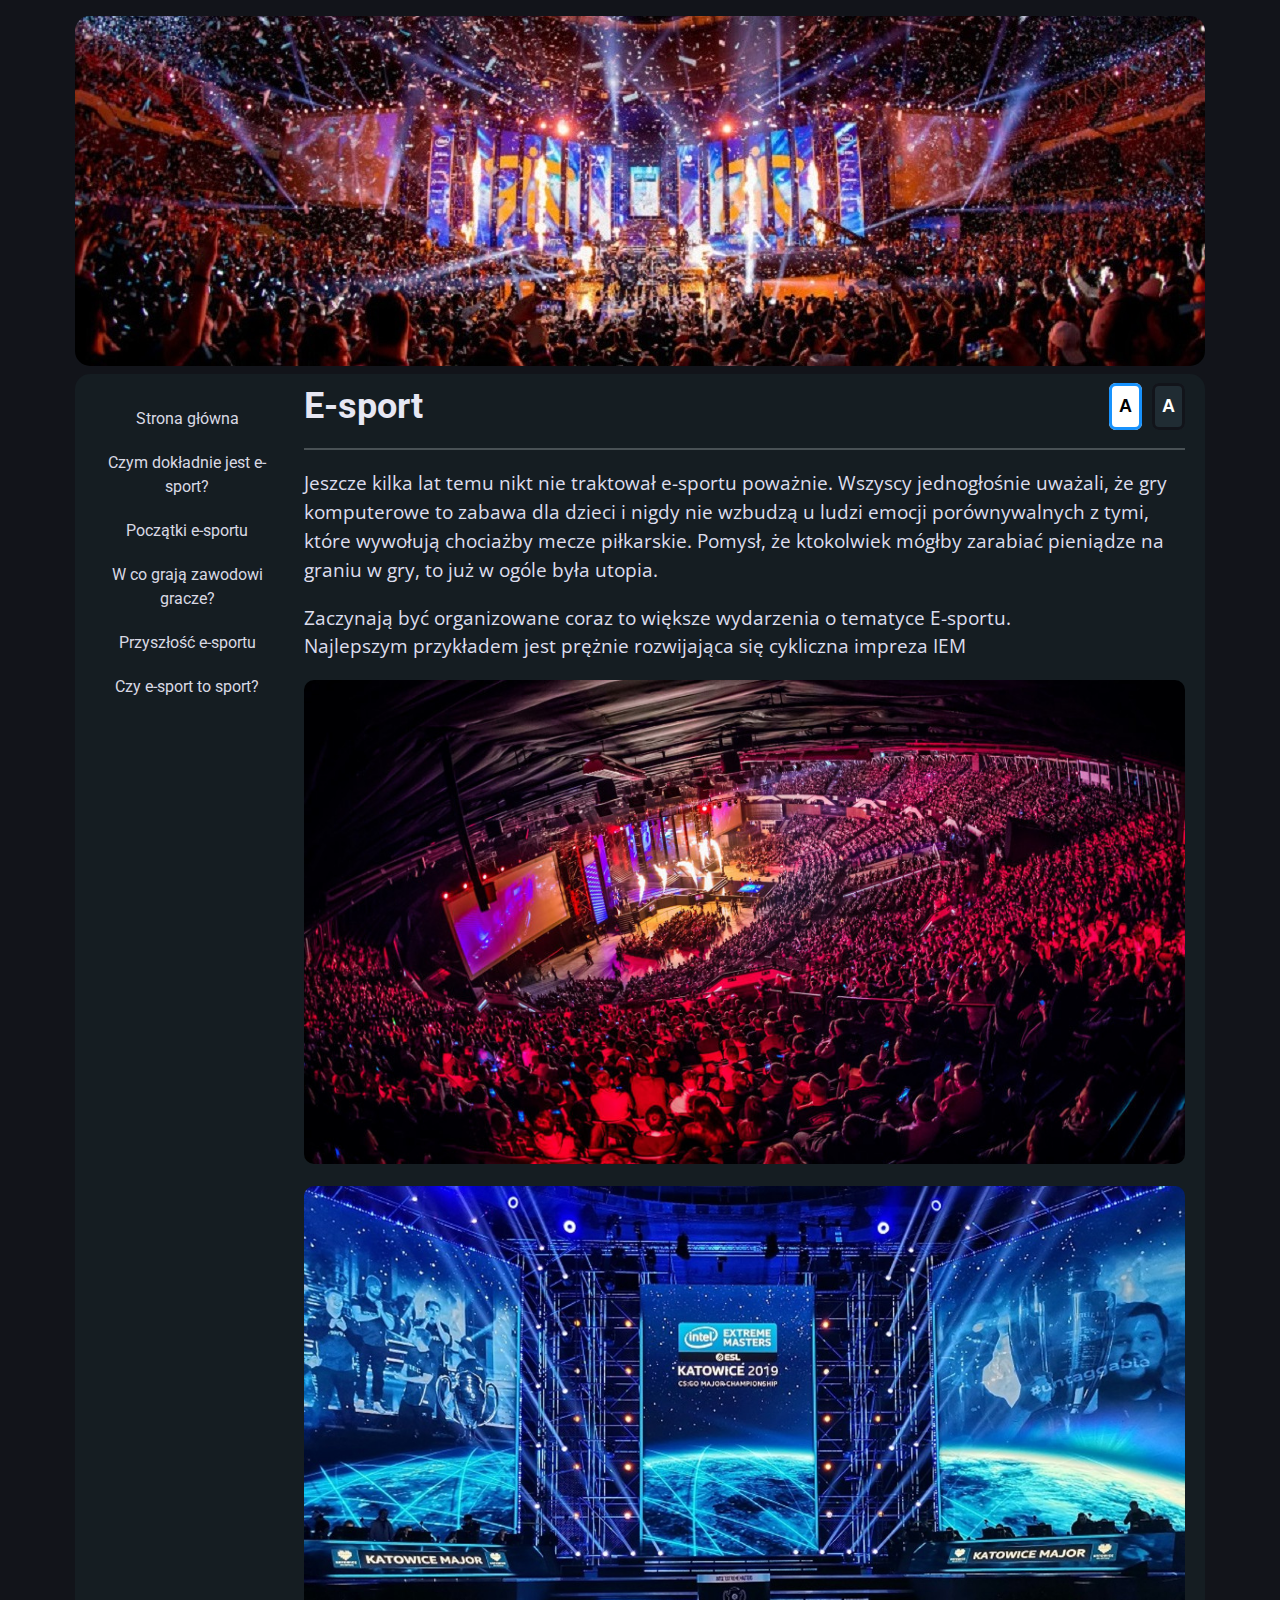
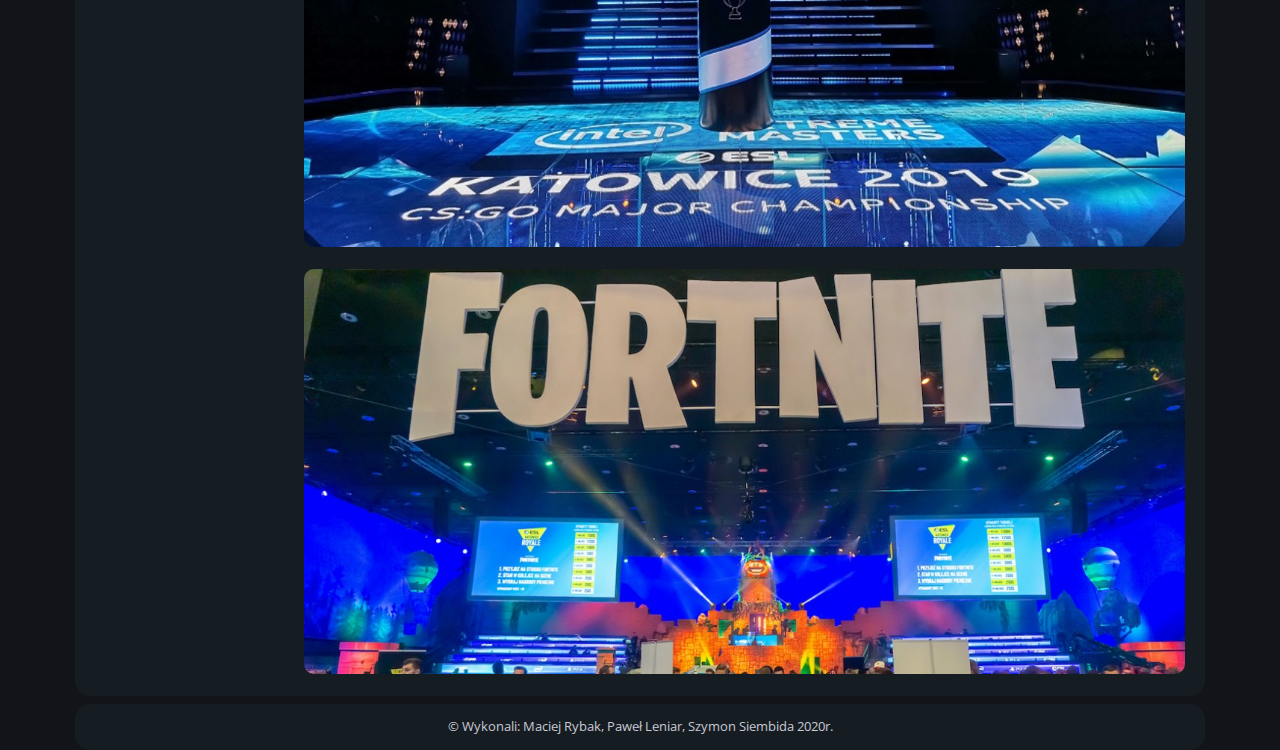
<file: index.html>
<!DOCTYPE html>
<html lang="pl">
<head>
    <meta charset="UTF-8">
    <meta name="viewport" content="width=device-width, initial-scale=1.0">
    <meta http-equiv="X-UA-Compatible" content="ie=edge">
    <title>Strona o e-sporcie</title>
    <link rel="stylesheet" href="./css/index.css">
    <link rel="stylesheet" href="./css/logo.css">
    <link href="https://fonts.googleapis.com/css?family=Open+Sans:300|Roboto&display=swap" rel="stylesheet">
    <script src="./js/jquery-3.4.1.min.js"></script>
    <script src="./js/index.js"></script>

</head>
<body>
    <div id="box">
        <div class="slider">
            <figure>
                <img src="./img/logo/1.jpg" class="logo" alt="logo">
                <img src="./img/logo/2.jpg" class="logo" alt="logo">
                <img src="./img/logo/3.jpg" class="logo" alt="logo">
                <img src="./img/logo/4.jpg" class="logo" alt="logo">
            </figure>
        </div>
        <main>
            <div class="MainContent" id="mainbox"> 
                <section class="left">
                    <nav>
                        <ul class="navbar" id="navbar"> 
                            <li><a href=index.html>Strona główna</a></li>
                            <li><a href=czym_jest.html>Czym dokładnie jest e-sport?</a></li>
                            <li><a href=poczatki.html>Początki e-sportu</a></li>
                            <li><a href=w_co_grajo.html>W co grają zawodowi gracze?</a></li>
                            <li><a href=mirai.html>Przyszłość e-sportu</a></li>
                            <li><a href=to_sport.html>Czy e-sport to sport?</a></li>
                            </ul>
                    </nav>
                </section>
                <section class="right">
                    <header>
                        <div class="header">
                            <h2>E-sport</h2>
                            <div class="btn_flex">
                                <a class="btn_white" onclick="white()">A</a>
                                <a class="btn_black" onclick="black()">A</a>
                            </div>
                        </div> 
                        <div class="border"></div>
                    </header>
                   <article>                   
                        <p>
                            Jeszcze kilka lat temu nikt nie traktował e-sportu poważnie. Wszyscy jednogłośnie uważali, że gry komputerowe to zabawa dla dzieci i nigdy nie wzbudzą u ludzi emocji porównywalnych z tymi, które wywołują chociażby mecze piłkarskie. Pomysł, że ktokolwiek mógłby zarabiać pieniądze na graniu w gry, to już w ogóle była utopia.
                        </p>
                        <p>
                            Zaczynają być organizowane coraz to większe wydarzenia o tematyce E-sportu.<br>
                            Najlepszym przykładem jest prężnie rozwijająca się cykliczna impreza IEM
                        </p>
                        <img src="./img/iem_2019.jpg" class="img" alt="img">
                        <img src="./img/iem_intel.jpg" class="img" alt="img">
                        <img src="./img/iem_fortnite.jpg" class="img" alt="img">
                    </article>
                </section>
            </div>
        </main>
        <footer id="fot">
            <p>
                © Wykonali: Maciej Rybak, Paweł Leniar, Szymon Siembida 2020r.
            </p>
          
        </footer>
        <p class="backToTopblack" id="bt"></p>
    </div>
</body>
</html>
</file>
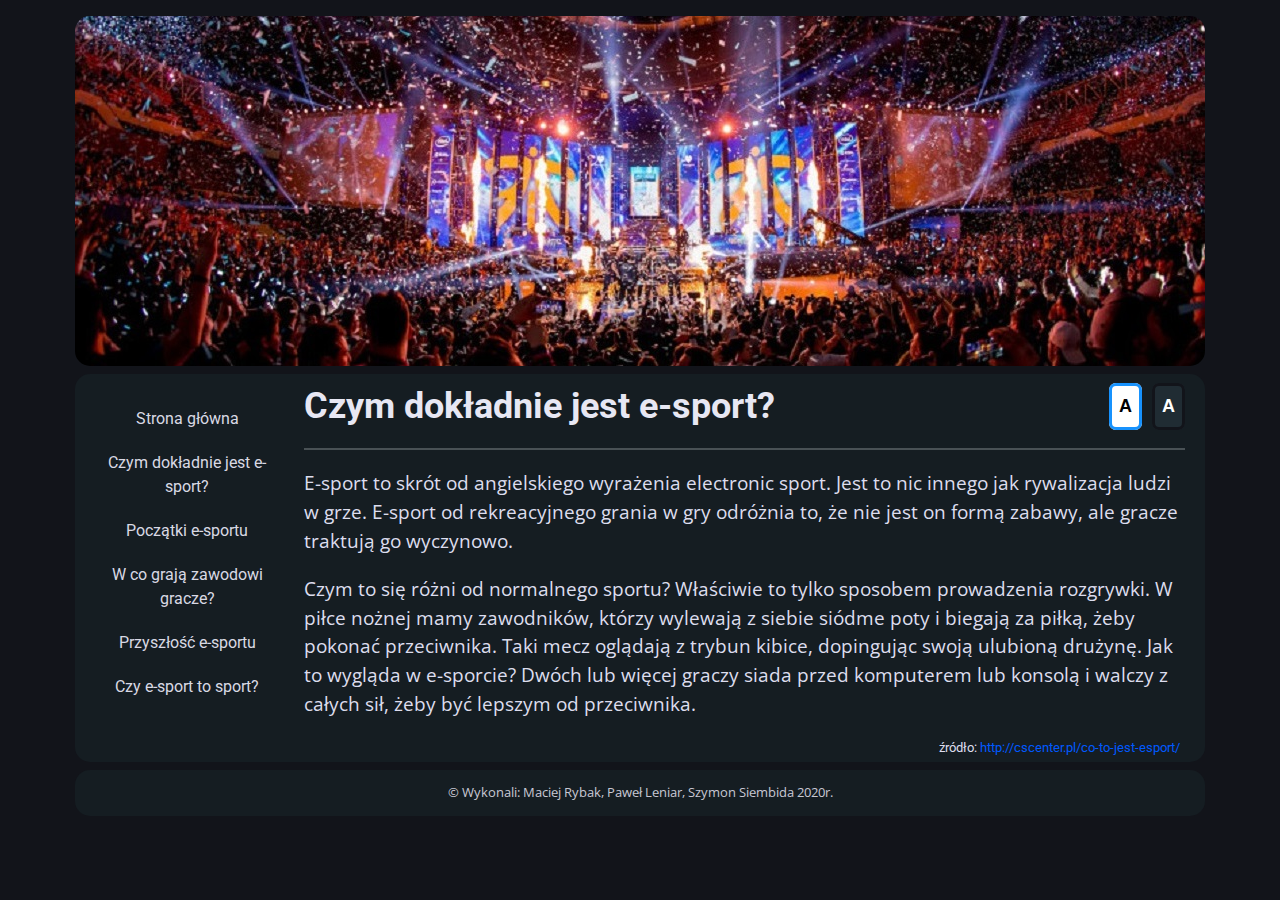
<file: czym_jest.html>
<!DOCTYPE html>
<html lang="pl">
<head>
    <meta charset="UTF-8">
    <meta name="viewport" content="width=device-width, initial-scale=1.0">
    <meta http-equiv="X-UA-Compatible" content="ie=edge">
    <title>Strona na e-sporcie</title>
    <link rel="stylesheet" href="./css/index.css">
    <link rel="stylesheet" href="./css/logo.css">
    <link href="https://fonts.googleapis.com/css?family=Open+Sans:300|Roboto&display=swap" rel="stylesheet">
    <script src="./js/jquery-3.4.1.min.js"></script>
    <script src="./js/index.js"></script>
</head>
<body>
    <div id="main">
        <div class="slider">
            <figure>
                <img src="./img/logo/1.jpg" class="logo" alt="logo">
                <img src="./img/logo/2.jpg" class="logo" alt="logo">
                <img src="./img/logo/3.jpg" class="logo" alt="logo">
                <img src="./img/logo/4.jpg" class="logo" alt="logo">
            </figure>
        </div>
        <main>
            <div class="MainContent" id="mainbox">
                <section class="left">
                    <nav>
                        <ul class="navbar">
                            <li><a href=index.html>Strona główna</a></li>
                            <li><a href=czym_jest.html>Czym dokładnie jest e-sport?</a></li>
                            <li><a href=poczatki.html>Początki e-sportu</a></li>
                            <li><a href=w_co_grajo.html>W co grają zawodowi gracze?</a></li>
                            <li><a href=mirai.html>Przyszłość e-sportu</a></li>
                            <li><a href=to_sport.html>Czy e-sport to sport?</a></li>
                        </ul>
                    </nav>
                </section>
                <section class="right">
                    <header>
                        <div class="header">
                            <h2>Czym dokładnie jest e-sport?</h2>
                            <div class="btn_flex">
                                <a class="btn_white" onclick="white()">A</a>
                                <a class="btn_black" onclick="black()">A</a>
                            </div>
                        </div> 
                        <div class="border"></div>
                    </header>
                   <article>
                        <p>
                            E-sport to skrót od angielskiego wyrażenia electronic sport. Jest to nic innego jak rywalizacja ludzi w grze. E-sport od rekreacyjnego grania w gry odróżnia to, że nie jest on formą zabawy, ale gracze traktują go wyczynowo.
                        </p>
                        <p>
                            Czym to się różni od normalnego sportu? Właściwie to tylko sposobem prowadzenia rozgrywki. W piłce nożnej mamy zawodników, którzy wylewają z siebie siódme poty i biegają za piłką, żeby pokonać przeciwnika. Taki mecz oglądają z trybun kibice, dopingując swoją ulubioną drużynę. Jak to wygląda w e-sporcie? Dwóch lub więcej graczy siada przed komputerem lub konsolą i walczy z całych sił, żeby być lepszym od przeciwnika.
                        </p>
                    </article>
                    <div class="source">
                        źródło:<a href="http://cscenter.pl/co-to-jest-esport/">http://cscenter.pl/co-to-jest-esport/</a>
                    </div>
                </section>
            </div>
        </main>
    <footer id="fot">
        <p>
            © Wykonali: Maciej Rybak, Paweł Leniar, Szymon Siembida 2020r.
        </p>
    </footer>
        <p class="backToTopblack" id="bt"></p>
    </div>
</body>
</html>
</file>
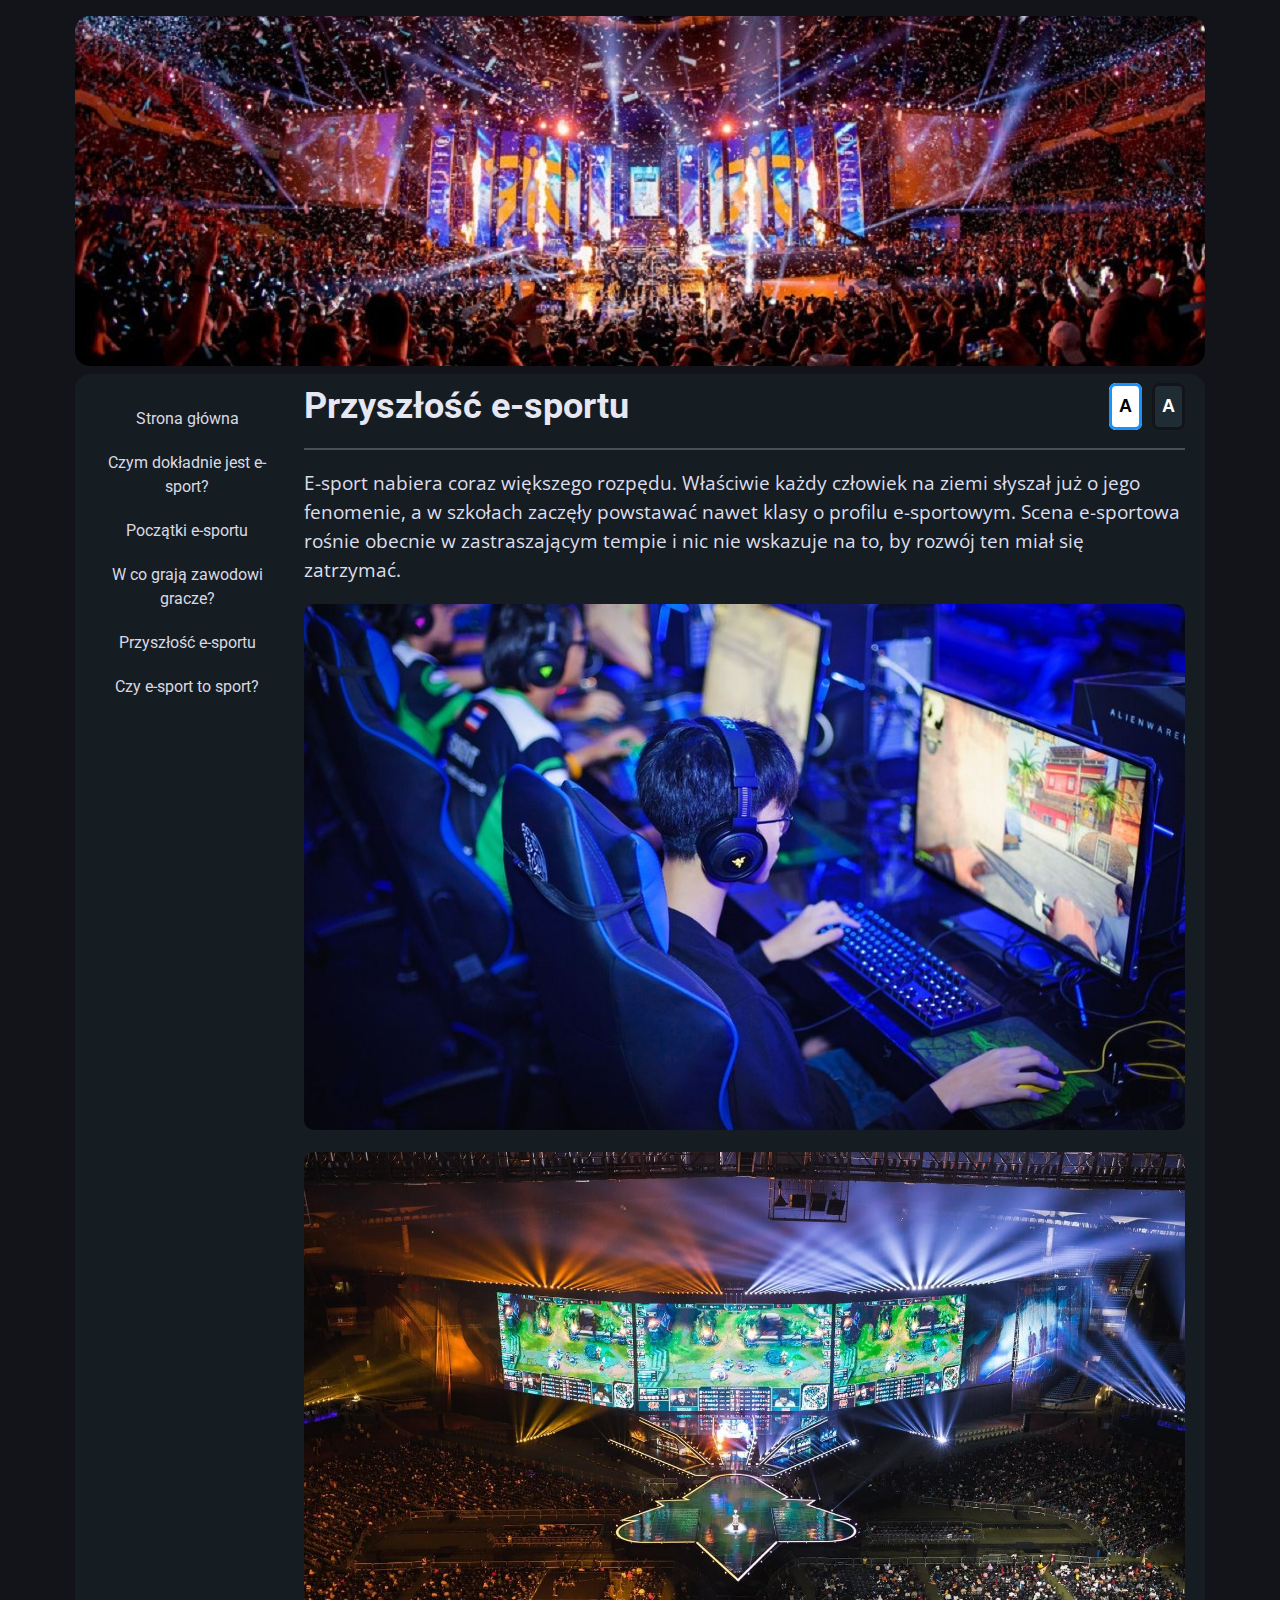
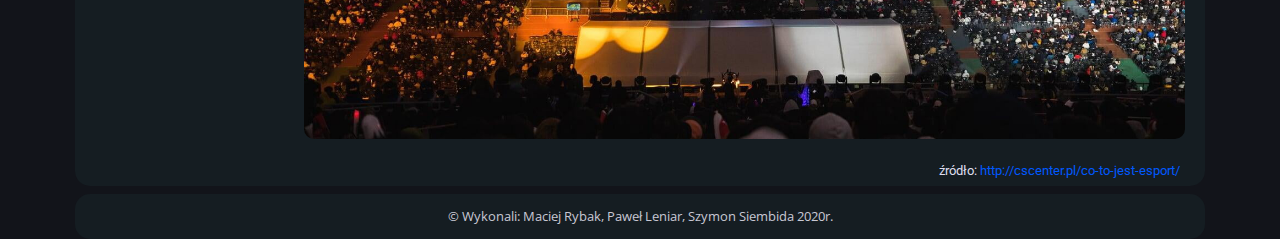
<file: mirai.html>
<!DOCTYPE html>
<html lang="pl">
<head>
    <meta charset="UTF-8">
    <meta name="viewport" content="width=device-width, initial-scale=1.0">
    <meta http-equiv="X-UA-Compatible" content="ie=edge">
    <title>Strona o e-sporcie</title>
    <link rel="stylesheet" href="./css/index.css">
    <link rel="stylesheet" href="./css/logo.css">
    <link href="https://fonts.googleapis.com/css?family=Open+Sans:300|Roboto&display=swap" rel="stylesheet">
    <script src="./js/jquery-3.4.1.min.js"></script>
    <script src="./js/index.js"></script>
</head>
<body>
    <div id="main">
        <div class="slider">
            <figure>
                <img src="./img/logo/1.jpg" class="logo" alt="logo">
                <img src="./img/logo/2.jpg" class="logo" alt="logo">
                <img src="./img/logo/3.jpg" class="logo" alt="logo">
                <img src="./img/logo/4.jpg" class="logo" alt="logo">
            </figure>
        </div>
        <main>
            <div class="MainContent" id="mainbox">
                <section class="left">
                    <nav> 
                        <ul class="navbar">
                            <li><a href=index.html>Strona główna</a></li>
                            <li><a href=czym_jest.html>Czym dokładnie jest e-sport?</a></li>
                            <li><a href=poczatki.html>Początki e-sportu</a></li>
                            <li><a href=w_co_grajo.html>W co grają zawodowi gracze?</a></li>
                            <li><a href=mirai.html>Przyszłość e-sportu</a></li>
                            <li><a href=to_sport.html>Czy e-sport to sport?</a></li>
                        </ul>
                    </nav>
                </section>
                <section class="right">
                    <header>
                        <div class="header">
                            <h2>Przyszłość e-sportu</h2>
                            <div class="btn_flex">
                                <a class="btn_white" onclick="white()">A</a>
                                <a class="btn_black" onclick="black()">A</a>
                            </div>
                        </div> 
                        <div class="border"></div>
                    </header>
                   <article>
                        <p>
                            E-sport nabiera coraz większego rozpędu. Właściwie każdy człowiek na ziemi słyszał już o jego fenomenie, a w szkołach zaczęły powstawać nawet klasy o profilu e-sportowym. Scena e-sportowa rośnie obecnie w zastraszającym tempie i nic nie wskazuje na to, by rozwój ten miał się zatrzymać.
                        </p>
                        <img src="./img/zdj1.jpg" alt="img">
                        <img src="./img/zdj2.jpg" alt="img">
                    </article>
                    <div class="source">
                        źródło:<a href="http://cscenter.pl/co-to-jest-esport/">http://cscenter.pl/co-to-jest-esport/</a>
                    </div>
                </section>
            </div>
        </main>
        <footer id="fot">
        <p>
            © Wykonali: Maciej Rybak, Paweł Leniar, Szymon Siembida 2020r.
        </p>
    </footer>
        <p class="backToTopblack" id="bt"></p>
    </div>
</body>
</html>
</file>
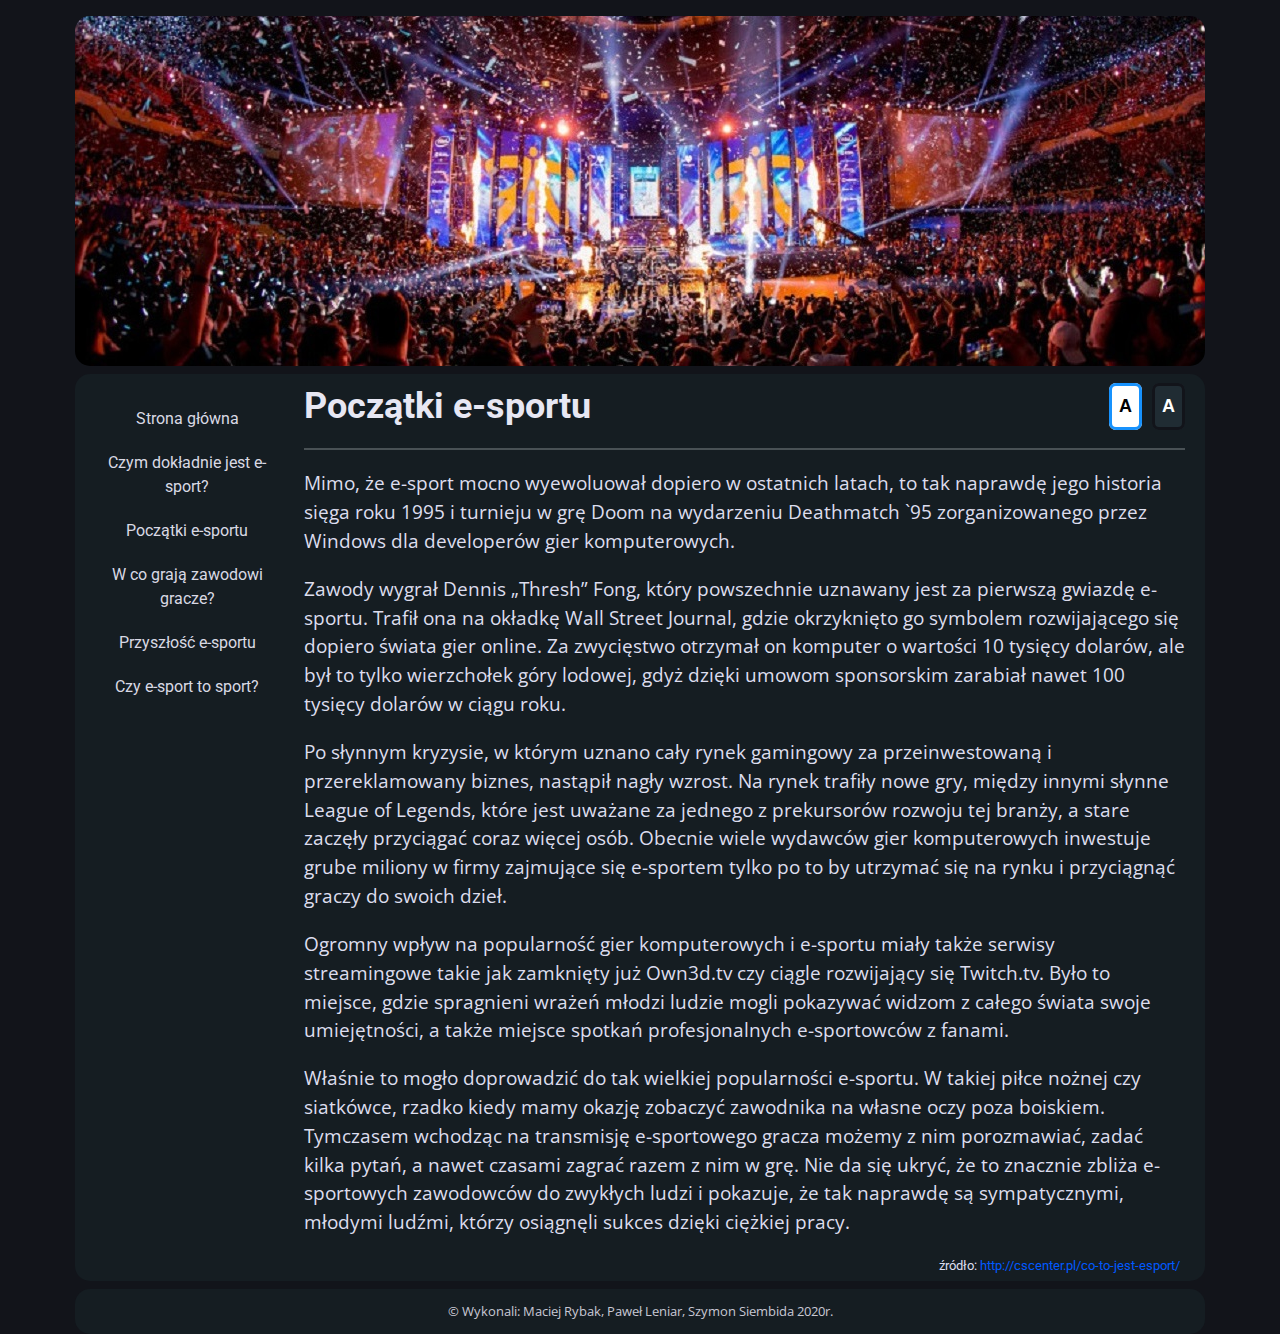
<file: poczatki.html>
<!DOCTYPE html>
<html lang="pl">
<head>
    <meta charset="UTF-8">
    <meta name="viewport" content="width=device-width, initial-scale=1.0">
    <meta http-equiv="X-UA-Compatible" content="ie=edge">
    <title>Strona o e-sporcie</title>
    <link rel="stylesheet" href="./css/index.css">
    <link rel="stylesheet" href="./css/logo.css">
    <link href="https://fonts.googleapis.com/css?family=Open+Sans:300|Roboto&display=swap" rel="stylesheet">
    <script src="./js/jquery-3.4.1.min.js"></script>
    <script src="./js/index.js"></script>
</head>
<body>
    <div id="main">
        <div class="slider">
            <figure>
                <img src="./img/logo/1.jpg" class="logo" alt="logo">
                <img src="./img/logo/2.jpg" class="logo" alt="logo">
                <img src="./img/logo/3.jpg" class="logo" alt="logo">
                <img src="./img/logo/4.jpg" class="logo" alt="logo">
            </figure>
        </div>
        <main>
            <div class="MainContent" id="mainbox">
                <section class="left">
                    <nav>
                        <ul class="navbar">
                            <li><a href=index.html>Strona główna</a></li>
                            <li><a href=czym_jest.html>Czym dokładnie jest e-sport?</a></li>
                            <li><a href=poczatki.html>Początki e-sportu</a></li>
                            <li><a href=w_co_grajo.html>W co grają zawodowi gracze?</a></li>
                            <li><a href=mirai.html>Przyszłość e-sportu</a></li>
                            <li><a href=to_sport.html>Czy e-sport to sport?</a></li>
                            </ul>
                    </nav>
                </section>
                <section class="right">
                    
                    <header>
                        <div class="header">
                            <h2>Początki e-sportu</h2>
                            <div class="btn_flex">
                                <a class="btn_white" onclick="white()">A</a>
                                <a class="btn_black" onclick="black()">A</a>
                            </div>
                        </div> 
                        <div class="border"></div>
                    </header>
                   <article>
                        <p>
                            Mimo, że e-sport mocno wyewoluował dopiero w ostatnich latach, to tak naprawdę jego historia sięga roku 1995 i turnieju w grę Doom na wydarzeniu Deathmatch `95 zorganizowanego przez Windows dla developerów gier komputerowych.
                            </p>
                            <p>Zawody wygrał Dennis „Thresh” Fong, który powszechnie uznawany jest za pierwszą gwiazdę e-sportu. Trafił ona na okładkę Wall Street Journal, gdzie okrzyknięto go symbolem rozwijającego się dopiero  świata gier online. Za zwycięstwo otrzymał on komputer o wartości 10 tysięcy dolarów, ale był to tylko wierzchołek góry lodowej, gdyż dzięki umowom sponsorskim zarabiał nawet 100 tysięcy dolarów w ciągu roku.
                            </p>
                            <p>Po słynnym kryzysie, w którym uznano cały rynek gamingowy za przeinwestowaną i przereklamowany biznes, nastąpił nagły wzrost. Na rynek trafiły nowe gry, między innymi słynne League of Legends, które jest uważane za jednego z prekursorów rozwoju tej branży, a stare zaczęły przyciągać coraz więcej osób. Obecnie wiele wydawców gier komputerowych inwestuje grube miliony w firmy zajmujące się e-sportem tylko po to by utrzymać się na rynku i przyciągnąć graczy do swoich dzieł.
                            </p>
                            <p>Ogromny wpływ na popularność gier komputerowych i e-sportu miały także serwisy streamingowe takie jak zamknięty już Own3d.tv czy ciągle rozwijający się Twitch.tv. Było to miejsce, gdzie spragnieni wrażeń młodzi ludzie mogli pokazywać widzom z całego świata swoje umiejętności, a także miejsce spotkań profesjonalnych e-sportowców z fanami.
                            </p>
                            <p>Właśnie to mogło doprowadzić do tak wielkiej popularności e-sportu. W takiej piłce nożnej czy siatkówce, rzadko kiedy mamy okazję zobaczyć zawodnika na własne oczy poza boiskiem. Tymczasem wchodząc na transmisję e-sportowego gracza możemy z nim porozmawiać, zadać kilka pytań, a nawet czasami zagrać razem z nim w grę. Nie da się ukryć, że to znacznie zbliża e-sportowych zawodowców do zwykłych ludzi i pokazuje, że tak naprawdę są sympatycznymi, młodymi ludźmi, którzy osiągnęli sukces dzięki ciężkiej pracy.
                            </p>

                    </article>
                    <div class="source">
                        źródło:<a href="http://cscenter.pl/co-to-jest-esport/">http://cscenter.pl/co-to-jest-esport/</a>
                    </div>
                </section>
            </div>
        </main>
        <footer id="fot">
        <p>
            © Wykonali: Maciej Rybak, Paweł Leniar, Szymon Siembida 2020r.
        </p>
    </footer>
        <p class="backToTopblack" id="bt"></p>
    </div>
</body>
</html>
</file>
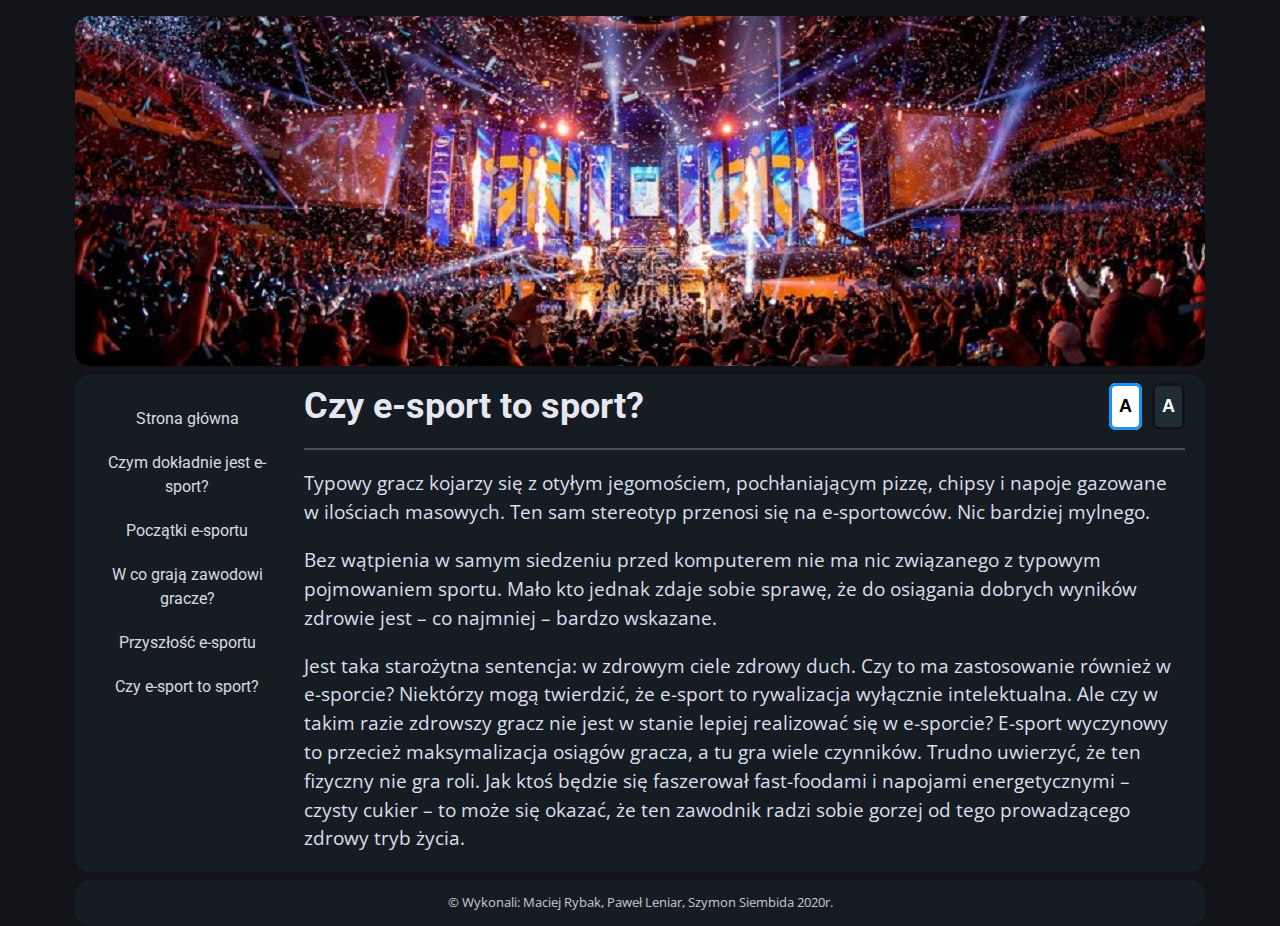
<file: to_sport.html>
<!DOCTYPE html>
<html lang="pl">
<head>
    <meta charset="UTF-8">
    <meta name="viewport" content="width=device-width, initial-scale=1.0">
    <meta http-equiv="X-UA-Compatible" content="ie=edge">
    <title>Strona o e-sporcie</title>
    <link rel="stylesheet" href="./css/index.css">
    <link rel="stylesheet" href="./css/logo.css">
    <link href="https://fonts.googleapis.com/css?family=Open+Sans:300|Roboto&display=swap" rel="stylesheet">
    <script src="./js/jquery-3.4.1.min.js"></script>
    <script src="./js/index.js"></script>
</head>
<body>
    <div id="main">
        <div class="slider">
            <figure>
                <img src="./img/logo/1.jpg" class="logo" alt="logo">
                <img src="./img/logo/2.jpg" class="logo" alt="logo">
                <img src="./img/logo/3.jpg" class="logo" alt="logo">
                <img src="./img/logo/4.jpg" class="logo" alt="logo">
            </figure>
        </div>
        <main>
            <div class="MainContent" id="mainbox">
                <section class="left">
                    <nav>
                        <ul class="navbar">
                            <li><a href=index.html>Strona główna</a></li>
                            <li><a href=czym_jest.html>Czym dokładnie jest e-sport?</a></li>
                            <li><a href=poczatki.html>Początki e-sportu</a></li>
                            <li><a href=w_co_grajo.html>W co grają zawodowi gracze?</a></li>
                            <li><a href=mirai.html>Przyszłość e-sportu</a></li>
                            <li><a href=to_sport.html>Czy e-sport to sport?</a></li>
                            </ul>
                    </nav>
                </section>
                <section class="right">

                    <header>
                        <div class="header">
                            <h2>Czy e-sport to sport?</h2>
                            <div class="btn_flex">
                                <a class="btn_white" onclick="white()">A</a>
                                <a class="btn_black" onclick="black()">A</a>
                            </div>
                        </div> 
                        <div class="border"></div>
                    </header>
                   <article>
                        <p>
                            Typowy gracz kojarzy się z otyłym jegomościem, pochłaniającym pizzę, chipsy i napoje gazowane w ilościach masowych. Ten sam stereotyp przenosi się na e-sportowców. Nic bardziej mylnego. 
                        </p>
                        <p>
                            Bez wątpienia w samym siedzeniu przed komputerem nie ma nic związanego z typowym pojmowaniem sportu. Mało kto jednak zdaje sobie sprawę, że do osiągania dobrych wyników zdrowie jest – co najmniej – bardzo wskazane.
                        </p>
                        <p>
                            Jest taka starożytna sentencja: w zdrowym ciele zdrowy duch. Czy to ma zastosowanie również w e-sporcie? Niektórzy mogą twierdzić, że e-sport to rywalizacja wyłącznie intelektualna. Ale czy w takim razie zdrowszy gracz nie jest w stanie lepiej realizować się w e-sporcie? E-sport wyczynowy to przecież maksymalizacja osiągów gracza, a tu gra wiele czynników. Trudno uwierzyć, że ten fizyczny nie gra roli. Jak ktoś będzie się faszerował fast-foodami i napojami energetycznymi – czysty cukier – to może się okazać, że ten zawodnik radzi sobie gorzej od tego prowadzącego zdrowy tryb życia.
                        </p>
                    </article>
                </section>
            </div>
        </main>
        <footer id="fot">
        <p>
            © Wykonali: Maciej Rybak, Paweł Leniar, Szymon Siembida 2020r.
        </p>
    </footer>

        <p class="backToTopblack" id="bt"></p>
    </div>
</body>
</html>
</file>
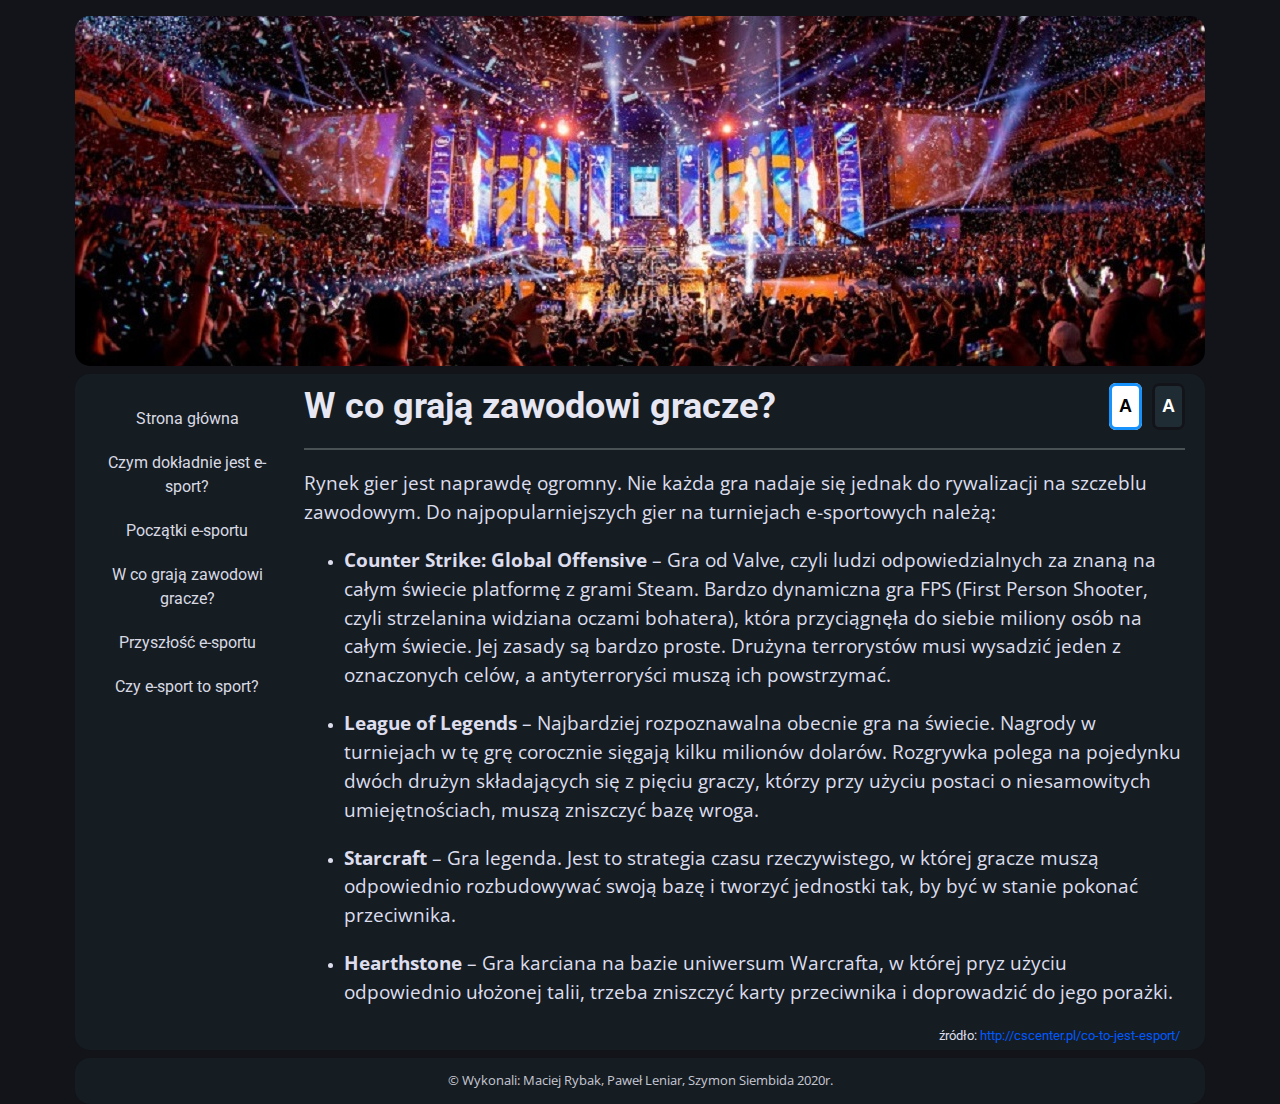
<file: w_co_grajo.html>
<!DOCTYPE html>
<html lang="pl">
<head>
    <meta charset="UTF-8">
    <meta name="viewport" content="width=device-width, initial-scale=1.0">
    <meta http-equiv="X-UA-Compatible" content="ie=edge">
    <title>Strona o e-sporcie</title>
    <link rel="stylesheet" href="./css/index.css">
    <link rel="stylesheet" href="./css/logo.css">
    <link href="https://fonts.googleapis.com/css?family=Open+Sans:300|Roboto&display=swap" rel="stylesheet">
    <script src="./js/jquery-3.4.1.min.js"></script>
    <script src="./js/index.js"></script>
</head>
<body>
    <div id="main">
        <div class="slider">
            <figure>
                <img src="./img/logo/1.jpg" class="logo" alt="logo">
                <img src="./img/logo/2.jpg" class="logo" alt="logo">
                <img src="./img/logo/3.jpg" class="logo" alt="logo">
                <img src="./img/logo/4.jpg" class="logo" alt="logo">
            </figure>
        </div>
        <main>
            <div class="MainContent" id="mainbox">
                <section class="left">
                    <nav>
                        <ul class="navbar">
                            <li><a href=index.html>Strona główna</a></li>
                            <li><a href=czym_jest.html>Czym dokładnie jest e-sport?</a></li>
                            <li><a href=poczatki.html>Początki e-sportu</a></li>
                            <li><a href=w_co_grajo.html>W co grają zawodowi gracze?</a></li>
                            <li><a href=mirai.html>Przyszłość e-sportu</a></li>
                            <li><a href=to_sport.html>Czy e-sport to sport?</a></li>
                            </ul>
                    </nav>
                </section>
                <section class="right">
                    <header>
                        <div class="header">
                            <h2>W co grają zawodowi gracze?</h2>
                            <div class="btn_flex">
                                <a class="btn_white" onclick="white()">A</a>
                                <a class="btn_black" onclick="black()">A</a>
                            </div>
                        </div> 
                        <div class="border"></div>
                    </header>
                   <article>
                        <p>    
                            Rynek gier jest naprawdę ogromny. Nie każda gra nadaje się jednak do rywalizacji na szczeblu zawodowym. Do najpopularniejszych gier na turniejach e-sportowych należą:
                        </p>
                        <ul>
                            <li>
                                <p><b>Counter Strike: Global Offensive</b> – Gra od Valve, czyli ludzi odpowiedzialnych za znaną na całym świecie platformę z grami Steam. Bardzo dynamiczna gra FPS (First Person Shooter, czyli strzelanina widziana oczami bohatera), która przyciągnęła do siebie miliony osób na całym świecie. Jej zasady są bardzo proste. Drużyna terrorystów musi wysadzić jeden z oznaczonych celów, a antyterroryści muszą ich powstrzymać.</p>
                            </li>
                            <li>
                                <p><b>League of Legends</b> – Najbardziej rozpoznawalna obecnie gra na świecie. Nagrody w turniejach w tę grę corocznie sięgają kilku milionów dolarów. Rozgrywka polega na pojedynku dwóch drużyn składających się z pięciu graczy, którzy przy użyciu postaci o niesamowitych umiejętnościach, muszą zniszczyć bazę wroga.</p>
                            </li>
                            <li>
                                <p><b>Starcraft</b> – Gra legenda. Jest to strategia czasu rzeczywistego, w której gracze muszą odpowiednio rozbudowywać swoją bazę i tworzyć jednostki tak, by być w stanie pokonać przeciwnika.</p>
                            </li>
                            <li>
                                <p><b>Hearthstone</b> – Gra karciana na bazie uniwersum Warcrafta, w której pryz użyciu odpowiednio ułożonej talii, trzeba zniszczyć karty przeciwnika i doprowadzić do jego porażki.</p>
                            </li>
                        </ul>
                    </article>
                    <div class="source">
                        źródło:<a href="http://cscenter.pl/co-to-jest-esport/">http://cscenter.pl/co-to-jest-esport/</a>
                    </div>
                </section>
            </div>
        </main>
        <footer id="fot">
        <p>
            © Wykonali: Maciej Rybak, Paweł Leniar, Szymon Siembida 2020r.
        </p>
        </footer>
        <p class="backToTopblack" id="bt"></p>
    </div>
</body>
</html>
</file>
<file: css/index.css>
* {
    box-sizing: border-box;
  }

#box {
    flex-wrap: wrap;
}
html{
    width: 100%;
    height: 100%;
}
body{
    transition: all 0.5s ease;
    background-color: rgb(18, 20, 26) ;
    line-height:1.5;
}

/*sekcja główna*/
.left {
    border-radius: inherit;
    width: 20%;
    float: left;
    margin-bottom: 3px;
    font-family: 'Roboto', sans-serif;
}

.right {
    width: 80%;
    float: left;
    padding-left: 5px;
    padding-right: 10px;
}

.MainContent {
    transition: all 0.5s ease;
    color: rgb(221, 221, 238);
    background-color: rgb(21, 29, 34); 
    width:1130px;
    height: auto;
    display: flex;
    flex-wrap: wrap;
    border-radius: 15px;
    margin-bottom: 0.5em;
    padding-right: 10px;
    margin-left: auto;
    margin-right: auto;
}

/*header*/
.header {
    font-family: 'Roboto', sans-serif;
    font-size: x-large;
    height: auto;
    margin-bottom: 10px;
    font-weight: lighter;
    display: flex;
    width: 100%;
    flex-wrap: nowrap;
}

.header > h2 {
    width: 1080px;
    margin: 5px;
    margin-left: 0; 
    color: rgb(231, 231, 243);
}

.btn_flex {
    display: flex;
    width: 50px;
    justify-content: flex-end;
}

.btn_white{
    margin-top:auto;
    margin-bottom: auto;
    margin-left: 10px;
    padding: 10px;
    box-shadow:inset 0px 0px 0px 3px rgb(23, 146, 253);
	background-color:#fff;
	border-radius:7px;
	cursor:pointer;
	color:#000;
	font-family:Arial;
	font-size:18px;
	font-weight:bold;
    text-decoration:none;
}

.btn_black{
    margin-top:auto;
    margin-bottom: auto;
    margin-left: 10px;
    padding: 10px;
    box-shadow:inset 0px 0px 0px 3px #12141a;
	background-color:#202c33;
	border-radius:7px;
	cursor:pointer;
	color:#fff;
	font-family:Arial;
	font-size:18px;
	font-weight:bold;
    text-decoration:none;
}

.border {
    border-width: .5px 0;
    border-style: solid;
    border-color: rgb(73, 81, 85);
}

/*stopka*/
footer {
    transition: all 0.5s ease;
    background-color: rgb(21, 29, 34); 
    width:1130px;
    height: auto;
    display: flex;
    border-radius: 15px;
    margin-bottom: 0.2em;
    margin-left: auto;
    margin-right: auto;
    flex-wrap: nowrap;
}

footer > p {
    color: rgb(200, 200, 212);
    font-family: 'Open Sans', sans-serif;
    font-size: 13px;
    margin-left: auto;
    margin-right: auto;
}

/*źródło*/
.source {
    display: flex;
    justify-content: flex-end;
    font-family: 'Roboto', sans-serif;
    font-size: small;
    margin-right: 5px;
    margin-bottom: 5px;
}
.source > a {
    margin-left: 3px;
    text-decoration: none;
    color: rgb(0, 89, 255);
}

.img {
    margin-left: auto;
    margin-right: auto;
    width: 100%;
}

/*artykuł*/
article > p{
    font-family: 'Open Sans', sans-serif;
    font-size: 1.2em;
}

article > ul > li > p {
    font-family: 'Open Sans', sans-serif;
    font-size: 1.2em;
}
article > img {
    width: 881px;
    margin-bottom: 15px;
    border-radius: 10px;
}

/*navbar*/
.navbar {
    padding:3%;
    margin-left: auto;
    margin-right: auto;
}

.navbar > ul{
    list-style-type:none;
    font-size:18px;
    height:2em;
    line-height:2em;
}
.navbar > li{
    list-style-type:none;
    text-align:center;
    padding: 5px;
}
.navbar a{
    color: rgb(217, 217, 228);
    text-decoration: none;
    display: block;
    border-radius: 10px;
    padding: 5px;
}

.navbar a:hover{
    background-color:rgb(90, 99, 104);
}

/*inne*/
.backToTopblack {
    display: none;
    width: 60px;
    height: 60px;
    position: fixed;
    right: 50px;
    bottom: 50px;
    background-image: url("../img/s.png");
    border-radius: 10px;
    cursor: pointer;
}

.backToTopwhite {
    display: none;
    width: 60px;
    height: 60px;
    position: fixed;
    right: 50px;
    bottom: 50px;
    background-image: url("../img/sw.png");
    border-radius: 10px;
    cursor: pointer;
}

@media screen and (max-width: 1150px) {
    .MainContent, footer{
        width: 825px;
    }
    article > img {
        width: 637px;
    }
}

@media screen and (max-width: 850px) {
    .left,.right{
        width: 100%;
        height: auto;
        padding-right: 0;
    }

    .navbar{
        padding-left: 5px;
        padding-right: 5px;
    }

    article{
        width: 100%;
        text-align: center;
        padding-left: 10px;
        padding-right: 10px;
        text-align:justify;
    }

    .backToTopwhite, .backToTopblack {
        display: none;
        visibility: hidden;
    }

    .MainContent, footer{
        margin: 0;
        width: 100%;
    }

    footer{
        margin-top:10px;
    }
    article > img {
        width: 90%;
        margin-left: auto;
        margin-right: auto;
    }

    .btn_white, .btn_black{
        margin-left: 5px;
        padding: 5px;
    }
    .navbar > li {
        border-width: .5px 0;
        border-style: solid;
        border-top: 0;
        border-color: rgb(73, 81, 85);
    }
}

@media screen and (max-width: 500px) {
   
    .header {
        font-size: 15px;
        text-align: center;
        margin: 0;
    }
}
</file>
<file: css/logo.css>
.slider {
    overflow: hidden;
    margin-bottom: 0.5em;
    margin-top: 1em;
    display: block;
    margin-left: auto;
    margin-right: auto;
    width: 1130px;
    border-radius: 15px;
}
.slider > figure {
    position: relative;
    width: 400%;
    margin: 0;
    left: 0;
    animation: 20s slider infinite;
}
.slider > figure > img {
    float: left;
}
@keyframes slider {
    0% {
        left: 0;
    }
    20% {
        left: 0;
    }
    25% {
        left: -100%;
    }
    45% {
        left: -100%;
    }
    50% {
        left: -200%;
    }
    70% {
        left: -200%;
    }
    75% {
        left: -300%;
    }
    95% {
        left: -300%;
    }
    100% {
        left: 0%;
    }

}

@media screen and (max-width: 1150px) {
    .slider{
        width: 825px;
    }
    .slider > figure > img{
        width: 825px;
    }
}
@media screen and (max-width: 850px) {
    .slider{
        width: 100%;
    }
    .slider > figure > img {
        width: 25%;
    }
}
</file>
